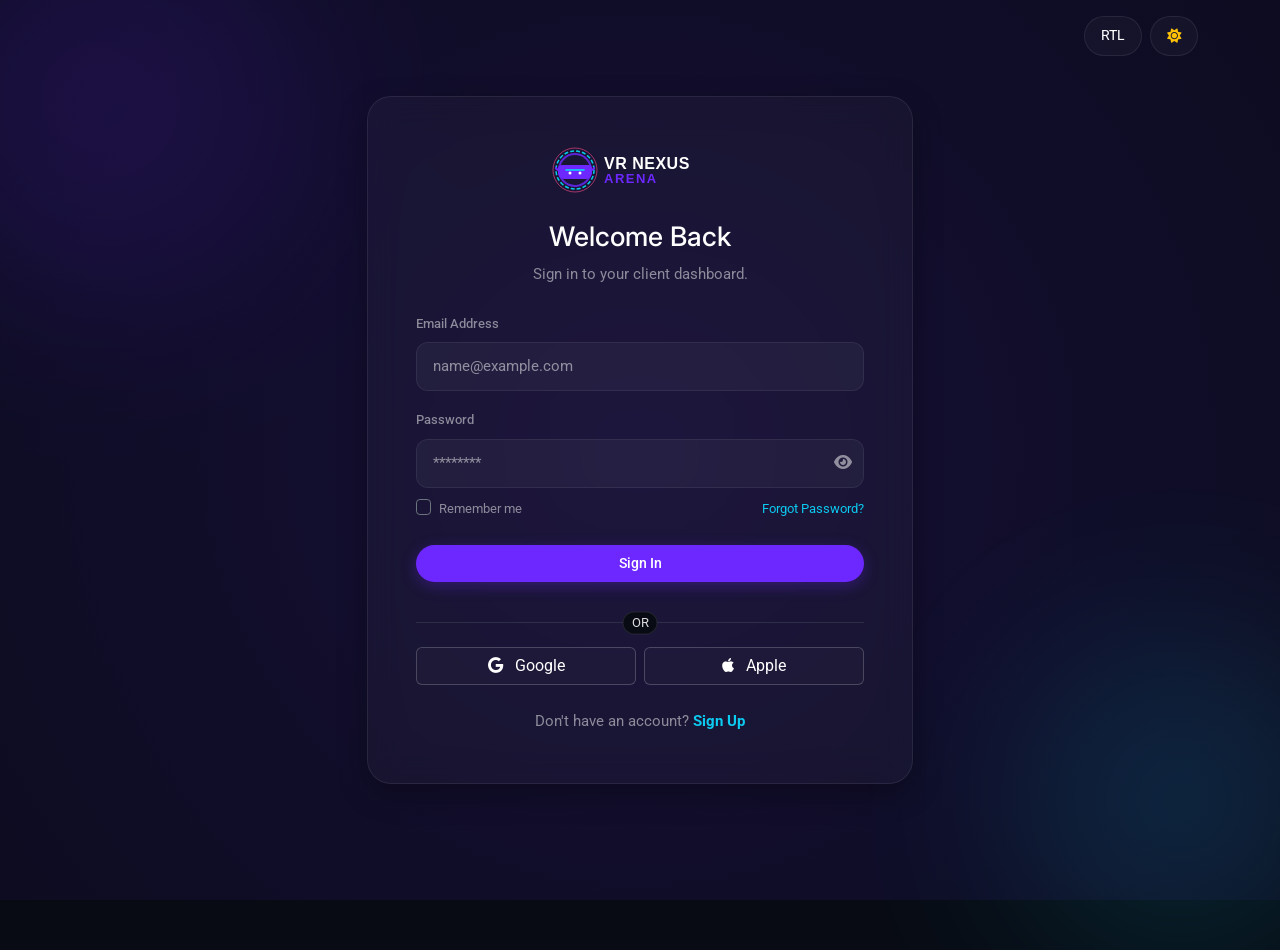
<file: login.html>
<!DOCTYPE html>
<html lang="en">
<head>
    <meta charset="UTF-8">
    <meta name="viewport" content="width=device-width, initial-scale=1.0">
    <title>VR Nexus Arena | Login</title>
    <meta name="description" content="Sign in to your VR Nexus Arena dashboard to manage bookings and active membership levels.">
    
    <!-- Bootstrap 5 CSS -->
    <link href="https://cdn.jsdelivr.net/npm/bootstrap@5.3.2/dist/css/bootstrap.min.css" rel="stylesheet">
    
    <!-- Font Awesome -->
    <link rel="stylesheet" href="https://cdnjs.cloudflare.com/ajax/libs/font-awesome/6.4.2/css/all.min.css">
    
    <!-- Custom CSS -->
    <link rel="stylesheet" href="assets/css/style.css">
    <link rel="stylesheet" href="assets/css/dark-mode.css">
    <link rel="stylesheet" href="assets/css/rtl.css">
    
    <style>
        @media (min-width: 992px) {
            .auth-top-nav .container {
                align-items: center;
            }

            .auth-top-nav .nav-link {
                display: inline-flex;
                align-items: center;
                line-height: 1;
            }
        }

        .auth-divider-badge {
            background: rgba(8, 11, 20, 0.95) !important;
            color: rgba(255, 255, 255, 0.85) !important;
            border: 1px solid rgba(255, 255, 255, 0.1);
            border-radius: 999px;
        }
        .auth-social-btn {
            color: #ffffff !important;
            border-color: rgba(255, 255, 255, 0.2) !important;
            background: rgba(255, 255, 255, 0.02) !important;
            transition: var(--transition-smooth);
        }
        .auth-social-btn:hover {
            background: rgba(255, 255, 255, 0.08) !important;
        }
        body:not(.dark-mode) .auth-divider-badge {
            background: #ffffff !important;
            color: #0f172a !important;
            border-color: rgba(15, 23, 42, 0.1);
        }
        body:not(.dark-mode) .auth-social-btn {
            color: #0f172a !important;
            border-color: rgba(15, 23, 42, 0.2) !important;
            background: rgba(15, 23, 42, 0.02) !important;
        }
        body:not(.dark-mode) .auth-social-btn:hover {
            background: rgba(15, 23, 42, 0.06) !important;
        }

        body.hero-section {
            background-color: var(--theme-bg);
            overflow-y: auto;
            overflow-x: hidden;
        }

        body.dark-mode.hero-section .hero-overlay {
            background: radial-gradient(circle, rgba(109,40,255,0.1) 0%, rgba(8,11,20,0.98) 100%) !important;
        }

        body:not(.dark-mode).hero-section .hero-overlay {
            background: radial-gradient(circle, rgba(109,40,255,0.06) 0%, rgba(248,250,252,0.98) 100%) !important;
        }

        body.dark-mode.hero-section .glow-orb.orb-1 {
            background: var(--primary-color);
            opacity: 0.15;
        }
        body.dark-mode.hero-section .glow-orb.orb-2 {
            background: var(--secondary-color);
            opacity: 0.15;
        }

        body:not(.dark-mode).hero-section .glow-orb.orb-1 {
            background: rgba(109,40,255,0.12);
            opacity: 0.08;
        }
        body:not(.dark-mode).hero-section .glow-orb.orb-2 {
            background: rgba(0, 229, 255, 0.12);
            opacity: 0.08;
        }

        @media (max-width: 767.98px) {
            body.hero-section {
                padding: 80px 0 2rem !important;
            }

            body.hero-section .back-to-top {
                display: none !important;
            }
        }

        /* Link hover styling */
        a.text-info {
            transition: var(--transition-smooth);
        }
        a.text-info:hover {
            color: var(--secondary-color) !important;
            text-decoration: underline !important;
            text-shadow: 0 0 8px rgba(0, 229, 255, 0.4);
        }
        body:not(.dark-mode) a.text-info:hover {
            color: var(--primary-color) !important;
            text-shadow: none;
        }
    </style>
    <link rel="icon" type="image/svg+xml" href="data:image/svg+xml,%3Csvg xmlns='http://www.w3.org/2000/svg' viewBox='0 0 64 64'%3E%3Crect width='64' height='64' rx='12' fill='%23080B14'/%3E%3Ccircle cx='32' cy='32' r='20' fill='none' stroke='%2300E5FF' stroke-width='2'/%3E%3Cpath d='M18 26h28a2 2 0 0 1 2 2v6a4 4 0 0 1-4 4H22a4 4 0 0 1-4-4v-6a2 2 0 0 1 2-2z' fill='%236D28FF'/%3E%3C/svg%3E">
</head>
<body class="dark-mode hero-section" style="background-image: none !important; min-height: 100vh; display: block; padding: 72px 0 36px 0; overflow-y: auto; overflow-x: hidden;">

    <div class="hero-overlay" style="background: radial-gradient(circle, rgba(109,40,255,0.1) 0%, rgba(8,11,20,0.98) 100%);"></div>
    <div class="glow-orb orb-1"></div>
    <div class="glow-orb orb-2"></div>
    
    <!-- Top Nav Minimal -->
    <nav class="navbar navbar-expand-lg fixed-top py-3 auth-top-nav" style="z-index: 10;">
        <div class="container d-flex justify-content-end gap-2">
            <a href="#" id="rtl-toggle" class="topbar-action px-3" aria-label="Toggle RTL">RTL</a>
            <a href="#" id="theme-toggle" class="topbar-action px-3" aria-label="Toggle theme"><i class="fa-solid fa-moon"></i></a>
        </div>
    </nav>

    <div class="container position-relative z-2 pt-4 pb-5">
        <div class="row justify-content-center align-items-center">
            <div class="col-12 col-sm-10 col-md-8 col-lg-7 col-xl-6 fade-up">
                <div class="glass-card p-5 text-center" style="width: min(100%, 42rem); margin: 0 auto; overflow-x: hidden;">
                    <a class="navbar-brand d-inline-block mb-4" href="index.html">
                        <!-- SVG LOGO -->
                        <svg xmlns="http://www.w3.org/2000/svg" viewBox="0 0 180 50" width="180" height="50" style="display: inline-block; vertical-align: middle;">
                          <circle cx="25" cy="25" r="16" fill="none" class="logo-ring-1" stroke-width="2" opacity="0.8" />
                          <circle cx="25" cy="25" r="19" fill="none" class="logo-ring-2" stroke-width="1.5" stroke-dasharray="4 2" opacity="0.9" />
                          <circle cx="25" cy="25" r="22" fill="none" class="logo-ring-3" stroke-width="1" opacity="0.6" />
                          <path d="M12 21h26a3 3 0 0 1 3 3v4a5 5 0 0 1-5 5H14a5 5 0 0 1-5-5v-4a3 3 0 0 1 3-3z" class="logo-visor" stroke-width="2" />
                          <path d="M16 25h18" class="logo-visor-accent" stroke-width="1.5" stroke-linecap="round" />
                          <circle cx="20" cy="28" r="1.5" class="logo-visor-dot" />
                          <circle cx="30" cy="28" r="1.5" class="logo-visor-dot" />
                          <path d="M9 25c-2 0-3-1-3-3" fill="none" class="logo-ring-1" stroke-width="2" />
                          <path d="M41 25c2 0 3-1 3-3" fill="none" class="logo-ring-1" stroke-width="2" />
                          <text class="logo-text-primary" x="54" y="24" font-family="'Sora', sans-serif" font-size="16" font-weight="800" letter-spacing="0.5">VR NEXUS</text>
                          <text class="logo-text-secondary" x="54" y="38" font-family="'Outfit', sans-serif" font-size="13" font-weight="600" letter-spacing="1.5">ARENA</text>
                        </svg>
                    </a>
                    <h4 class="mb-2 text-white" style="font-family: var(--font-heading);">Welcome Back</h4>
                    <p class="text-white-50 mb-4 small">Sign in to your client dashboard.</p>
                    
                    <form action="dashboard.html" method="get">
                        <div class="mb-3 text-start">
                            <label class="form-label text-white-50 small">Email Address</label>
                            <input type="email" class="form-control bg-transparent text-white border-secondary shadow-none" placeholder="name@example.com" required>
                        </div>
                        <div class="mb-4 text-start position-relative">
                            <label class="form-label text-white-50 small">Password</label>
                            <div class="position-relative">
                                <input type="password" id="passwordInput" class="form-control bg-transparent text-white border-secondary shadow-none pe-5" placeholder="********" required>
                                <button type="button" class="btn btn-link text-white-50 position-absolute top-50 end-0 translate-middle-y border-0 bg-transparent shadow-none" id="togglePassword" style="z-index: 10; padding-right: 0.75rem;">
                                    <i class="fa-solid fa-eye"></i>
                                </button>
                            </div>
                            <div class="d-flex justify-content-between align-items-center mt-2">
                                <div class="form-check m-0">
                                    <input class="form-check-input bg-transparent border-secondary shadow-none" type="checkbox" id="rememberMe">
                                    <label class="form-check-label text-white-50 small" for="rememberMe">Remember me</label>
                                </div>
                                <a href="#" class="text-decoration-none small text-info">Forgot Password?</a>
                            </div>
                        </div>
                        <button type="submit" class="btn btn-premium w-100 mb-4 py-2">Sign In</button>
                        
                        <div class="position-relative mb-4">
                            <hr class="border-secondary">
                            <span class="position-absolute top-50 start-50 translate-middle px-2 small text-white-50 auth-divider-badge">OR</span>
                        </div>
                        
                        <div class="d-flex gap-2 justify-content-center mb-4">
                            <button type="button" class="btn btn-outline-light w-100 auth-social-btn"><i class="fa-brands fa-google me-2"></i> Google</button>
                            <button type="button" class="btn btn-outline-light w-100 auth-social-btn"><i class="fa-brands fa-apple me-2"></i> Apple</button>
                        </div>
                        
                        <p class="text-white-50 small mb-0">Don't have an account? <a href="signup.html" class="text-decoration-none fw-bold text-info">Sign Up</a></p>
                    </form>
                </div>
            </div>
        </div>
    </div>

    <!-- Scripts -->
    <script src="https://cdn.jsdelivr.net/npm/bootstrap@5.3.2/dist/js/bootstrap.bundle.min.js"></script>
    <script src="https://cdnjs.cloudflare.com/ajax/libs/gsap/3.12.2/gsap.min.js"></script>
    <script src="assets/js/main.js"></script>
    <script>
        document.addEventListener('DOMContentLoaded', function () {
            const togglePassword = document.getElementById('togglePassword');
            const passwordInput = document.getElementById('passwordInput');
            if (togglePassword && passwordInput) {
                togglePassword.addEventListener('click', function () {
                    const type = passwordInput.getAttribute('type') === 'password' ? 'text' : 'password';
                    passwordInput.setAttribute('type', type);
                    const icon = this.querySelector('i');
                    icon.classList.toggle('fa-eye');
                    icon.classList.toggle('fa-eye-slash');
                });
            }
        });
    </script>
</body>
</html>
</file>
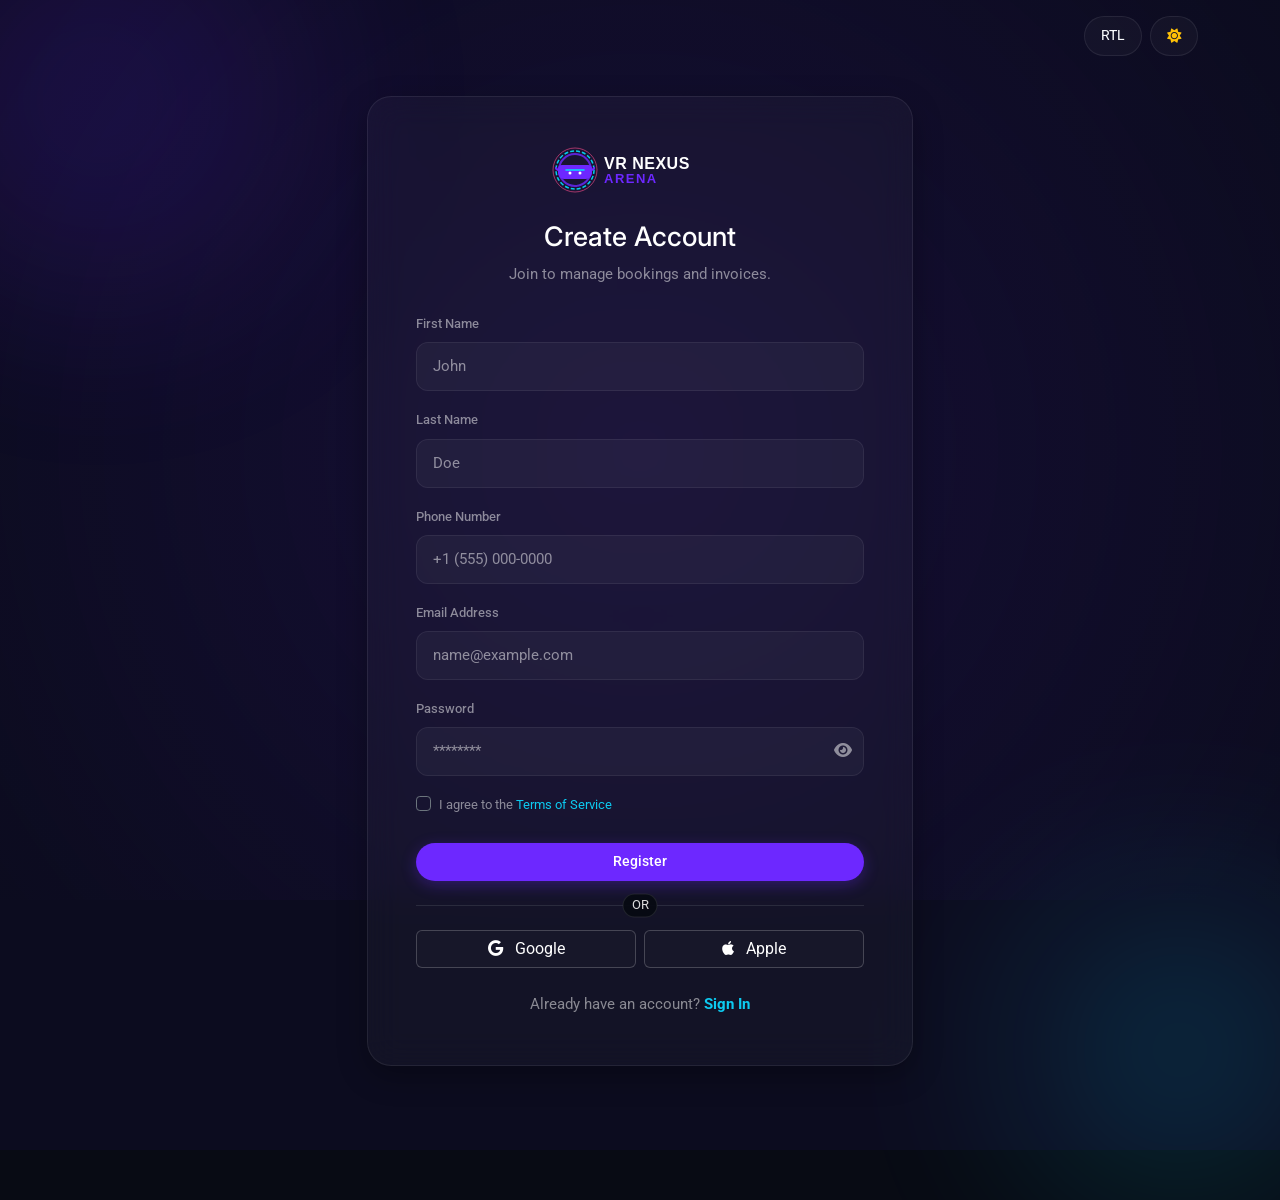
<file: signup.html>
<!DOCTYPE html>
<html lang="en">
<head>
    <meta charset="UTF-8">
    <meta name="viewport" content="width=device-width, initial-scale=1.0">
    <title>VR Nexus Arena | Sign Up</title>
    <meta name="description" content="Create a VR Nexus Arena account to join regional esports tournaments and save booking presets.">
    
    <!-- Bootstrap 5 CSS -->
    <link href="https://cdn.jsdelivr.net/npm/bootstrap@5.3.2/dist/css/bootstrap.min.css" rel="stylesheet">
    
    <!-- Font Awesome -->
    <link rel="stylesheet" href="https://cdnjs.cloudflare.com/ajax/libs/font-awesome/6.4.2/css/all.min.css">
    
    <!-- Custom CSS -->
    <link rel="stylesheet" href="assets/css/style.css">
    <link rel="stylesheet" href="assets/css/dark-mode.css">
    <link rel="stylesheet" href="assets/css/rtl.css">
    
    <style>
        body.hero-section {
            overflow-y: auto;
            overflow-x: hidden;
        }

        .auth-divider-badge {
            background: rgba(8, 11, 20, 0.95) !important;
            color: rgba(255, 255, 255, 0.85) !important;
            border: 1px solid rgba(255, 255, 255, 0.1);
            border-radius: 999px;
        }
        .auth-social-btn {
            color: #ffffff !important;
            border-color: rgba(255, 255, 255, 0.2) !important;
            background: rgba(255, 255, 255, 0.02) !important;
            transition: var(--transition-smooth);
        }
        .auth-social-btn:hover {
            background: rgba(255, 255, 255, 0.08) !important;
        }
        body:not(.dark-mode) .auth-divider-badge {
            background: #ffffff !important;
            color: #0f172a !important;
            border-color: rgba(15, 23, 42, 0.1);
        }
        body:not(.dark-mode) .auth-social-btn {
            color: #0f172a !important;
            border-color: rgba(15, 23, 42, 0.2) !important;
            background: rgba(15, 23, 42, 0.02) !important;
        }
        body:not(.dark-mode) .auth-social-btn:hover {
            background: rgba(15, 23, 42, 0.06) !important;
        }
        @media (max-width: 767.98px) {
            body.hero-section {
                padding: 80px 0 2rem !important;
            }

            body.hero-section .back-to-top {
                display: none !important;
            }
        }

        .hero-overlay {
            position: fixed !important;
        }

        body.dark-mode.hero-section .hero-overlay {
            background: radial-gradient(circle, rgba(109,40,255,0.1) 0%, rgba(8,11,20,0.98) 100%) !important;
        }

        body:not(.dark-mode).hero-section .hero-overlay {
            background: radial-gradient(circle, rgba(109,40,255,0.06) 0%, rgba(248,250,252,0.98) 100%) !important;
        }

        body.dark-mode.hero-section .glow-orb.orb-1 {
            background: var(--primary-color);
            opacity: 0.15;
        }
        body.dark-mode.hero-section .glow-orb.orb-2 {
            background: var(--secondary-color);
            opacity: 0.15;
        }

        body:not(.dark-mode).hero-section .glow-orb.orb-1 {
            background: rgba(109,40,255,0.12);
            opacity: 0.08;
        }
        body:not(.dark-mode).hero-section .glow-orb.orb-2 {
            background: rgba(0, 229, 255, 0.12);
            opacity: 0.08;
        }

        /* Link hover styling */
        a.text-info {
            transition: var(--transition-smooth);
        }
        a.text-info:hover {
            color: var(--secondary-color) !important;
            text-decoration: underline !important;
            text-shadow: 0 0 8px rgba(0, 229, 255, 0.4);
        }
        body:not(.dark-mode) a.text-info:hover {
            color: var(--primary-color) !important;
            text-shadow: none;
        }
    </style>
    <link rel="icon" type="image/svg+xml" href="data:image/svg+xml,%3Csvg xmlns='http://www.w3.org/2000/svg' viewBox='0 0 64 64'%3E%3Crect width='64' height='64' rx='12' fill='%23080B14'/%3E%3Ccircle cx='32' cy='32' r='20' fill='none' stroke='%2300E5FF' stroke-width='2'/%3E%3Cpath d='M18 26h28a2 2 0 0 1 2 2v6a4 4 0 0 1-4 4H22a4 4 0 0 1-4-4v-6a2 2 0 0 1 2-2z' fill='%236D28FF'/%3E%3C/svg%3E">
</head>
<body class="dark-mode hero-section" style="background-image: none !important; min-height: 100vh; display: block; padding: 72px 0 36px 0; overflow-y: auto; overflow-x: hidden;">

    <div class="hero-overlay" style="background: radial-gradient(circle, rgba(109,40,255,0.1) 0%, rgba(8,11,20,0.98) 100%);"></div>
    <div class="glow-orb orb-1"></div>
    <div class="glow-orb orb-2"></div>
    
    <!-- Top Nav Minimal -->
    <nav class="navbar navbar-expand-lg fixed-top py-3" style="z-index: 10;">
        <div class="container d-flex justify-content-end gap-2">
            <a href="#" id="rtl-toggle" class="topbar-action px-3" aria-label="Toggle RTL">RTL</a>
            <a href="#" id="theme-toggle" class="topbar-action px-3" aria-label="Toggle theme"><i class="fa-solid fa-moon"></i></a>
        </div>
    </nav>

    <div class="container position-relative z-2 pt-4 pb-5">
        <div class="row justify-content-center align-items-center">
            <div class="col-12 col-md-8 col-lg-6 fade-up">
                <div class="glass-card p-4 p-md-5" style="width: min(100%, 38rem); margin: 0 auto; overflow-x: hidden;">
                    <div class="text-center">
                        <a class="navbar-brand d-inline-block mb-4" href="index.html">
                            <!-- SVG LOGO -->
                            <svg xmlns="http://www.w3.org/2000/svg" viewBox="0 0 180 50" width="180" height="50" style="display: inline-block; vertical-align: middle;">
                              <circle cx="25" cy="25" r="16" fill="none" class="logo-ring-1" stroke-width="2" opacity="0.8" />
                              <circle cx="25" cy="25" r="19" fill="none" class="logo-ring-2" stroke-width="1.5" stroke-dasharray="4 2" opacity="0.9" />
                              <circle cx="25" cy="25" r="22" fill="none" class="logo-ring-3" stroke-width="1" opacity="0.6" />
                              <path d="M12 21h26a3 3 0 0 1 3 3v4a5 5 0 0 1-5 5H14a5 5 0 0 1-5-5v-4a3 3 0 0 1 3-3z" class="logo-visor" stroke-width="2" />
                              <path d="M16 25h18" class="logo-visor-accent" stroke-width="1.5" stroke-linecap="round" />
                              <circle cx="20" cy="28" r="1.5" class="logo-visor-dot" />
                              <circle cx="30" cy="28" r="1.5" class="logo-visor-dot" />
                              <path d="M9 25c-2 0-3-1-3-3" fill="none" class="logo-ring-1" stroke-width="2" />
                              <path d="M41 25c2 0 3-1 3-3" fill="none" class="logo-ring-1" stroke-width="2" />
                              <text class="logo-text-primary" x="54" y="24" font-family="'Sora', sans-serif" font-size="16" font-weight="800" letter-spacing="0.5">VR NEXUS</text>
                              <text class="logo-text-secondary" x="54" y="38" font-family="'Outfit', sans-serif" font-size="13" font-weight="600" letter-spacing="1.5">ARENA</text>
                            </svg>
                        </a>
                        <h4 class="mb-2 text-white" style="font-family: var(--font-heading);">Create Account</h4>
                        <p class="text-white-50 mb-4 small">Join to manage bookings and invoices.</p>
                    </div>
                    
                    <form action="dashboard.html" method="get">
                        <div class="row g-3 text-start">
                            <div class="col-12">
                                <label class="form-label text-white-50 small">First Name</label>
                                <input type="text" class="form-control bg-transparent text-white border-secondary shadow-none" placeholder="John" required>
                            </div>
                            <div class="col-12">
                                <label class="form-label text-white-50 small">Last Name</label>
                                <input type="text" class="form-control bg-transparent text-white border-secondary shadow-none" placeholder="Doe" required>
                            </div>
                            <div class="col-12">
                                <label class="form-label text-white-50 small">Phone Number</label>
                                <input type="tel" class="form-control bg-transparent text-white border-secondary shadow-none" placeholder="+1 (555) 000-0000" required>
                            </div>
                            <div class="col-12">
                                <label class="form-label text-white-50 small">Email Address</label>
                                <input type="email" class="form-control bg-transparent text-white border-secondary shadow-none" placeholder="name@example.com" required>
                            </div>
                            <div class="col-12">
                                <label class="form-label text-white-50 small">Password</label>
                                <div class="position-relative">
                                    <input type="password" id="passwordInput" class="form-control bg-transparent text-white border-secondary shadow-none pe-5" placeholder="********" required>
                                    <button type="button" class="btn btn-link text-white-50 position-absolute top-50 end-0 translate-middle-y border-0 bg-transparent shadow-none" id="togglePassword" style="z-index: 10; padding-right: 0.75rem;">
                                        <i class="fa-solid fa-eye"></i>
                                    </button>
                                </div>
                            </div>
                            <div class="col-12">
                                <div class="form-check text-start">
                                    <input class="form-check-input bg-transparent border-secondary shadow-none" type="checkbox" id="terms" required>
                                    <label class="form-check-label text-white-50 small" for="terms">
                                        I agree to the <a href="terms.html" class="text-info text-decoration-none">Terms of Service</a>
                                    </label>
                                </div>
                            </div>
                            <div class="col-12 mt-4">
                                <button type="submit" class="btn btn-premium w-100 py-2">Register</button>
                            </div>
                        </div>
                        
                        <div class="position-relative my-4">
                            <hr class="border-secondary">
                            <span class="position-absolute top-50 start-50 translate-middle px-2 small text-white-50 auth-divider-badge">OR</span>
                        </div>
                        
                        <div class="d-flex gap-2 justify-content-center mb-4">
                            <button type="button" class="btn btn-outline-light w-100 auth-social-btn"><i class="fa-brands fa-google me-2"></i> Google</button>
                            <button type="button" class="btn btn-outline-light w-100 auth-social-btn"><i class="fa-brands fa-apple me-2"></i> Apple</button>
                        </div>
                        
                        <p class="text-center text-white-50 small mb-0">Already have an account? <a href="login.html" class="text-decoration-none fw-bold text-info">Sign In</a></p>
                    </form>
                </div>
            </div>
        </div>
    </div>

    <!-- Scripts -->
    <script src="https://cdn.jsdelivr.net/npm/bootstrap@5.3.2/dist/js/bootstrap.bundle.min.js"></script>
    <script src="https://cdnjs.cloudflare.com/ajax/libs/gsap/3.12.2/gsap.min.js"></script>
    <script src="assets/js/main.js"></script>
    <script>
        document.addEventListener('DOMContentLoaded', function () {
            const togglePassword = document.getElementById('togglePassword');
            const passwordInput = document.getElementById('passwordInput');
            if (togglePassword && passwordInput) {
                togglePassword.addEventListener('click', function () {
                    const type = passwordInput.getAttribute('type') === 'password' ? 'text' : 'password';
                    passwordInput.setAttribute('type', type);
                    const icon = this.querySelector('i');
                    icon.classList.toggle('fa-eye');
                    icon.classList.toggle('fa-eye-slash');
                });
            }
        });
    </script>
</body>
</html>
</file>
<file: assets/css/style.css>
@import url('https://fonts.googleapis.com/css2?family=Inter:wght@400;500;600;700&family=Roboto:wght@400;500;700&display=swap');

:root {
  /* ── Brand Palette ── */
  --primary-color:    #6D28FF;
  --secondary-color:  #00E5FF;
  --accent-color:     #FF4D8D;

  /* ── Theme Surfaces ── */
  --dark-bg:     #080B14;
  --light-bg:    #F8FAFC;
  --dark-card:   rgba(255, 255, 255, 0.03);
  --light-card:  rgba(0, 0, 0, 0.02);
  --dark-border: rgba(255, 255, 255, 0.08);
  --light-border:rgba(0, 0, 0, 0.06);

  /* ── Font Families ── */
  --font-heading: 'Inter', sans-serif;
  --font-body:    'Roboto', sans-serif;
  --font-alt:     'Roboto', sans-serif;

  /* ── Transitions ── */
  --transition-smooth: all 0.3s cubic-bezier(0.4, 0, 0.2, 1);

  /* ── Dynamic Theme Tokens ── */
  --theme-bg:         var(--light-bg);
  --theme-text:       #1E293B;
  --theme-card:       var(--light-card);
  --theme-border:     var(--light-border);
  --text-muted-color: #64748B;

  /* ══════════════════════════════════════════
     GLOBAL TYPOGRAPHY SCALE
     ══════════════════════════════════════════ */

  /* Fluid font sizes */
  --fs-h1:   clamp(3rem,   5vw,   4rem);
  --fs-h2:   clamp(2.25rem, 3.5vw, 3rem);
  --fs-h3:   clamp(1.8rem,  2.8vw, 2.4rem);
  --fs-h4:   clamp(1.4rem,  2.1vw, 1.8rem);
  --fs-h5:   clamp(1.15rem, 1.6vw, 1.45rem);
  --fs-h6:   clamp(1rem,    1.2vw, 1.2rem);
  --fs-lead: clamp(1.1rem, 1.5vw, 1.5rem);
  --fs-body: clamp(0.9rem, 1.2vw, 1.2rem);
  --fs-btn:  clamp(0.9rem, 1vw,   1.2rem);
  --fs-nav:  clamp(0.9rem, 1vw,   1.2rem);
  --fs-sm:   clamp(0.75rem,1vw,   1rem);

  /* Font weights */
  --fw-h1:   580;
  --fw-h2:   540;
  --fw-h3:   520;
  --fw-h4:   500;
  --fw-h5:   500;
  --fw-h6:   500;
  --fw-body: 420;
  --fw-lead: 470;
  --fw-btn:  510;
  --fw-nav:  470;
  --fw-sm:   400;

  /* Line heights */
  --lh-heading: 1.15;
  --lh-body:    1.65;

  /* Letter spacing */
  --ls-heading: -0.02em;
}

/* ═══ BASE ELEMENT TYPOGRAPHY ═══ */
body {
  background-color: var(--theme-bg);
  color:            var(--theme-text);
  font-family:      var(--font-body);
  font-size:        var(--fs-body);
  font-weight:      var(--fw-body);
  line-height:      var(--lh-body);
  transition:       var(--transition-smooth);
  overflow-x: hidden;
}

h1 {
  font-family:    var(--font-heading);
  font-size:      var(--fs-h1);
  font-weight:    var(--fw-h1);
  line-height:    var(--lh-heading);
  letter-spacing: var(--ls-heading);
}
h2 {
  font-family:    var(--font-heading);
  font-size:      var(--fs-h2);
  font-weight:    var(--fw-h2);
  line-height:    var(--lh-heading);
  letter-spacing: var(--ls-heading);
}
h3 {
  font-family:    var(--font-heading);
  font-size:      var(--fs-h3);
  font-weight:    var(--fw-h3);
  line-height:    var(--lh-heading);
  letter-spacing: var(--ls-heading);
}
h4 {
  font-family: var(--font-heading);
  font-size:   var(--fs-h4);
  font-weight: var(--fw-h4);
  line-height: 1.3;
}
h5 {
  font-family: var(--font-heading);
  font-size:   var(--fs-h5);
  font-weight: var(--fw-h5);
  line-height: 1.35;
}
h6 {
  font-family: var(--font-heading);
  font-size:   var(--fs-h6);
  font-weight: var(--fw-h6);
  line-height: 1.4;
}

p {
  font-family: var(--font-body);
  font-size:   var(--fs-body);
  font-weight: var(--fw-body);
  line-height: var(--lh-body);
}

.lead {
  font-family: var(--font-alt);
  font-size:   var(--fs-lead);
  font-weight: var(--fw-lead);
  line-height: 1.5;
}

small, .small {
  font-size:   var(--fs-sm);
  font-weight: var(--fw-sm);
}

strong, b { font-weight: 500; }

label, .form-label {
  font-family: var(--font-alt);
  font-size:   var(--fs-sm);
  font-weight: var(--fw-nav);
}

/* Navbar Customization */
.navbar-custom {
  background: rgba(248, 250, 252, 0.8);
  backdrop-filter: blur(12px);
  border-bottom: 1px solid var(--theme-border);
  transition: var(--transition-smooth);
  z-index: 1030;
}

.navbar-brand {
  font-weight: 800;
  letter-spacing: 0.5px;
}

.navbar-brand svg {
  fill: none;
}

.logo-ring-1 { stroke: var(--primary-color); }
.logo-ring-2 { stroke: var(--secondary-color); }
.logo-ring-3 { stroke: var(--accent-color); }
.logo-visor { fill: var(--primary-color); stroke: var(--primary-color); }
.logo-visor-accent { stroke: var(--secondary-color); }
.logo-visor-dot { fill: #fff; }
.logo-text-primary { fill: var(--theme-text); }
.logo-text-secondary { fill: var(--primary-color); }

.nav-link {
  font-family: var(--font-alt);
  font-size:   var(--fs-nav);
  font-weight: var(--fw-nav);
  color: var(--theme-text);
  padding: 0.5rem 1rem !important;
  transition: var(--transition-smooth);
  white-space: nowrap;
}

.nav-link:hover, .nav-link.active {
  color: var(--primary-color) !important;
}

.navbar-toggler {
  color: var(--theme-text);
  display: inline-flex;
  align-items: center;
  justify-content: center;
  margin-left: auto;
  position: relative;
  z-index: 1032;
  width: 2.75rem;
  height: 2.75rem;
  padding: 0;
  line-height: 1;
  border-radius: 999px;
  border: 1px solid rgba(109, 40, 255, 0.16);
  background: rgba(109, 40, 255, 0.08);
  box-shadow: 0 8px 20px rgba(109, 40, 255, 0.12);
}

.navbar-toggler i {
  position: relative;
  display: block;
  width: 1.5rem;
  height: 1.125rem;
  color: inherit;
  font-size: 0;
  line-height: 0;
}

.navbar-toggler i.fa-bars::before {
  content: '';
  position: absolute;
  left: 0;
  top: 0;
  width: 100%;
  height: 2px;
  border-radius: 999px;
  background: currentColor;
  box-shadow: 0 7px 0 currentColor, 0 14px 0 currentColor;
}

body.dark-mode .navbar-toggler {
  color: #F8FAFC;
  border-color: rgba(255, 255, 255, 0.12);
  background: rgba(255, 255, 255, 0.06);
}

body:not(.dark-mode) .navbar-toggler {
  color: var(--theme-text);
}

.offcanvas {
  background: var(--theme-bg) !important;
  width: min(88vw, 380px);
  max-width: 100vw;
  height: 100vh;
  overflow-y: auto;
  overflow-x: hidden;
  -webkit-overflow-scrolling: touch;
  z-index: 1045;
}

.offcanvas .offcanvas-body {
  padding: 1rem 1.25rem 1.5rem;
}

.offcanvas .navbar-nav {
  width: 100%;
  flex-direction: column;
  align-items: stretch;
  gap: 0.35rem;
}

.offcanvas .nav-item {
  width: 100%;
}

.offcanvas .nav-link {
  min-height: 44px;
  width: 100%;
  padding: 0.85rem 0.5rem !important;
  display: flex;
  align-items: center;
}

.offcanvas .btn-premium {
  min-height: 44px;
  width: 100%;
  justify-content: center;
}

.offcanvas .nav-item.ms-xl-3 {
  margin-left: 0 !important;
}

.offcanvas .nav-item.d-flex {
  width: 100%;
  flex-wrap: wrap;
  justify-content: flex-start !important;
  gap: 0.75rem;
}

.offcanvas .nav-item.d-flex .nav-link {
  width: auto;
  min-height: 44px;
  padding: 0 !important;
}

/* ═══ Premium Buttons ═══ */
.btn-premium {
  background: var(--primary-color);
  color: #fff;
  border: none;
  font-family: var(--font-alt);
  font-size:   var(--fs-btn);
  font-weight: var(--fw-btn);
  border-radius: 30px;
  padding: 0.6rem 1.5rem;
  transition: var(--transition-smooth);
  box-shadow: 0 4px 15px rgba(109, 40, 255, 0.3);
  white-space: nowrap;
}

.btn-premium:hover {
  transform: translateY(-2px);
  box-shadow: 0 6px 20px rgba(255, 77, 141, 0.4);
}

.btn-outline-premium {
  background: transparent;
  color: var(--primary-color) !important;
  border: 2px solid var(--primary-color);
  font-family: var(--font-alt);
  font-size:   var(--fs-btn);
  font-weight: var(--fw-btn);
  border-radius: 30px;
  padding: 0.5rem 1.4rem;
  transition: var(--transition-smooth);
  white-space: nowrap;
}

.btn-outline-premium:hover {
  background: var(--primary-color);
  color: #fff !important;
  transform: translateY(-2px);
}

/* Hero Section style */
.hero-section {
  position: relative;
  min-height: 90vh;
  display: flex;
  align-items: center;
  padding: 120px 0 80px 0;
  background-color: var(--theme-bg);
  overflow: hidden;
}

.hero-section::before {
  content: "";
  position: absolute;
  top: 0; left: 0; right: 0; bottom: 0;
  background: var(--primary-color);
  opacity: 0.05;
  z-index: 1;
}

.hero-overlay {
  position: absolute;
  top: 0; left: 0; right: 0; bottom: 0;
  background: rgba(109, 40, 255, 0.05);
  pointer-events: none;
}

.glow-orb {
  position: absolute;
  border-radius: 50%;
  filter: blur(100px);
  opacity: 0.15;
  pointer-events: none;
}

.orb-1 { width: 400px; height: 400px; background: var(--primary-color); top: -100px; left: -100px; }
.orb-2 { width: 300px; height: 300px; background: var(--secondary-color); bottom: -50px; right: -50px; }
.orb-3 { width: 250px; height: 250px; background: var(--accent-color); top: 40%; left: 50%; }

.hero-title {
  font-family:    var(--font-heading);
  font-size:      var(--fs-h1);
  font-weight:    var(--fw-h1);
  line-height:    var(--lh-heading);
  letter-spacing: var(--ls-heading);
}

/* Glassmorphism Cards */
.glass-card {
  background: var(--theme-card);
  border: 1px solid var(--theme-border);
  backdrop-filter: blur(16px);
  border-radius: 24px;
  box-shadow: 0 10px 30px rgba(0,0,0,0.05);
  transition: var(--transition-smooth);
}

.glass-card:hover {
  transform: translateY(-5px);
  box-shadow: 0 15px 35px rgba(0,0,0,0.08);
  border-color: rgba(109, 40, 255, 0.2);
}

/* Section Padding & Titles */
.section-padding {
  padding: 100px 0;
}

/* Theme-aligned section backgrounds */
body:not(.dark-mode) section,
body:not(.dark-mode) header.position-relative,
body:not(.dark-mode) .section-padding,
body:not(.dark-mode) .bg-light,
body:not(.dark-mode) .bg-dark {
  background: var(--light-bg) !important;
}

.section-title {
  font-family:    var(--font-heading);
  font-size:      var(--fs-h2);
  font-weight:    500;
  line-height:    var(--lh-heading);
  letter-spacing: var(--ls-heading);
  margin-bottom: 1.5rem;
}

/* Footer layout */
.footer {
  background: var(--theme-bg);
  border-top: 1px solid var(--theme-border);
  padding: 80px 0 40px 0;
}

.footer-title {
  font-size: 1.1rem;
  font-weight: 700;
  margin-bottom: 1.5rem;
  text-transform: uppercase;
  letter-spacing: 1px;
}

.footer-link {
  display: block;
  color: var(--text-muted-color);
  text-decoration: none;
  margin-bottom: 0.8rem;
  transition: var(--transition-smooth);
}

.footer-link:hover {
  color: var(--primary-color);
  padding-left: 5px;
}

/* Back to top scroll button */
.back-to-top {
  position: fixed;
  bottom: 30px;
  right: -60px;
  width: 50px;
  height: 50px;
  border-radius: 50%;
  background: var(--primary-color);
  color: #fff;
  border: none;
  cursor: pointer;
  display: flex;
  align-items: center;
  justify-content: center;
  font-size: 1.2rem;
  z-index: 999;
  transition: var(--transition-smooth);
  box-shadow: 0 4px 15px rgba(0, 0, 0, 0.2);
}

.back-to-top.show {
  right: 30px;
}

.back-to-top:hover {
  background: var(--accent-color);
  transform: translateY(-3px);
}

/* Modal styling */
.modal-content.glass-card {
  border-color: var(--primary-color);
  border-radius: 28px;
}

/* Offcanvas custom classes */
.offcanvas {
  background: var(--theme-bg) !important;
}

@media (min-width: 1200px) {
  .navbar .navbar-toggler {
    display: none !important;
  }

  .navbar .offcanvas {
    position: static !important;
    transform: none !important;
    visibility: visible !important;
    width: auto !important;
    max-width: none !important;
    height: auto !important;
    overflow: visible !important;
    background: transparent !important;
    border: 0 !important;
    box-shadow: none !important;
    z-index: auto !important;
    display: flex !important;
    flex-basis: auto;
    align-items: center;
  }

  .navbar .offcanvas-header {
    display: none !important;
  }

  .navbar .offcanvas-body {
    padding: 0 !important;
    display: flex;
    align-items: center;
    justify-content: flex-end;
    overflow: visible !important;
  }

  .navbar .offcanvas .navbar-nav {
    width: auto;
    flex-direction: row;
    align-items: center;
    gap: 0.85rem;
  }

  .navbar .offcanvas .nav-item {
    width: auto;
  }

  .navbar .offcanvas .nav-link {
    width: auto;
    min-height: auto;
    padding: 0.5rem 1rem !important;
  }

  .navbar .offcanvas .btn-premium {
    width: auto;
    min-height: auto;
    display: inline-flex;
    align-items: center;
    justify-content: center;
    line-height: 1;
  }

  .navbar .offcanvas .nav-item.d-flex {
    width: auto;
    align-items: center;
    flex-wrap: nowrap;
    justify-content: center !important;
    gap: 1rem !important;
  }

  .navbar .offcanvas .nav-item.d-flex .nav-link {
    padding: 0 !important;
    display: inline-flex;
    align-items: center;
    justify-content: center;
    line-height: 1;
  }
}

/* General inputs styling */
.form-control {
  border-radius: 12px;
  padding: 0.75rem 1rem;
}

/* Swiper custom overrides */
.swiper-pagination-bullet-active {
  background: var(--primary-color) !important;
  width: 20px !important;
  border-radius: 10px !important;
}

/* Booking Modal styling details */
.experience-option {
  border: 2px solid rgba(255,255,255,0.1);
  border-radius: 16px;
  cursor: pointer;
  transition: var(--transition-smooth);
}
.experience-option:hover {
  border-color: var(--primary-color);
  transform: translateY(-2px);
}

.time-slot-btn {
  border: 1px solid var(--theme-border);
  border-radius: 10px;
  padding: 0.5rem 1rem;
  cursor: pointer;
  transition: var(--transition-smooth);
}
.time-slot-btn:hover {
  border-color: var(--primary-color);
}

.booking-step {
  opacity: 0.5;
  transition: var(--transition-smooth);
}
.booking-step.active {
  opacity: 1;
}

.step-num {
  width: 32px;
  height: 32px;
  border-radius: 50%;
  display: flex;
  align-items: center;
  justify-content: center;
  font-weight: 700;
  transition: var(--transition-smooth);
}

/* ===================================================
   LIGHT MODE TEXT VISIBILITY FIXES
   text-white / text-white-50 are invisible on light
   backgrounds — override to dark readable colours.
   =================================================== */

body:not(.dark-mode) .text-white {
  color: #1E293B !important;
}

body:not(.dark-mode) .text-white-50 {
  color: #64748B !important;
}

/* Glass cards in light mode — readable border + bg */
body:not(.dark-mode) .glass-card {
  background: rgba(255, 255, 255, 0.85) !important;
  border-color: rgba(0, 0, 0, 0.07) !important;
}

/* Hero subtitles that use text-white-50 */
body:not(.dark-mode) .hero-section .lead,
body:not(.dark-mode) .hero-section p {
  color: rgba(30, 41, 59, 0.7) !important;
}

/* Dark inline bg panels in light mode */
body:not(.dark-mode) .bg-dark {
  background-color: #f1f5f9 !important;
}

body:not(.dark-mode) .p-3.rounded.bg-dark,
body:not(.dark-mode) .p-4.rounded.bg-dark {
  background-color: #f1f5f9 !important;
  border-color: #e2e8f0 !important;
}

/* Social icons in light mode footer */
body:not(.dark-mode) .footer .btn-outline-light {
  color: #1E293B !important;
  border-color: rgba(30, 41, 59, 0.2) !important;
}
body:not(.dark-mode) .footer .btn-outline-light:hover {
  background-color: #1E293B !important;
  color: #ffffff !important;
  border-color: #1E293B !important;
}

/* Dark tables in light mode */
body:not(.dark-mode) .table-dark {
  --bs-table-bg: #f8fafc;
  --bs-table-color: #1E293B;
  --bs-table-hover-bg: #f1f5f9;
  --bs-table-hover-color: #1E293B;
  color: #1E293B !important;
}

body:not(.dark-mode) .table-dark th,
body:not(.dark-mode) .table-dark td {
  border-color: #e2e8f0 !important;
  color: #1E293B !important;
}

body:not(.dark-mode) .table-hover tbody tr:hover td {
  background-color: #f1f5f9 !important;
  color: #1E293B !important;
}

/* ═══════════════════════════════════════════════════════
   COMPONENT TYPOGRAPHY — uses centralized variables
   Covers: footer, tables, forms, modals, cards, dashboard
   ═══════════════════════════════════════════════════════ */

/* Footer */
.footer-title {
  font-family: var(--font-heading);
  font-size:   var(--fs-h6);
  font-weight: var(--fw-h4);
  letter-spacing: 0.08em;
  text-transform: uppercase;
  margin-bottom: 1.5rem;
  white-space: nowrap;
}

.footer-link {
  font-family: var(--font-body);
  font-size:   var(--fs-sm);
  font-weight: var(--fw-sm);
  color: var(--text-muted-color);
  text-decoration: none;
  display: block;
  margin-bottom: 0.8rem;
  transition: var(--transition-smooth);
}

.footer-link:hover {
  color: var(--primary-color);
  padding-left: 5px;
}

/* Navbar brand text */
.navbar-brand {
  font-size:   var(--fs-h6);
  font-weight: var(--fw-h2);
  letter-spacing: 0.5px;
}

/* Form controls */
.form-control,
.form-select {
  font-family: var(--font-body);
  font-size:   var(--fs-body);
  font-weight: var(--fw-body);
  border-radius: 12px;
  padding: 0.75rem 1rem;
}

.form-control::placeholder {
  font-size:   var(--fs-body);
  font-weight: var(--fw-sm);
  opacity: 0.6;
}

/* Tables */
.table {
  font-family: var(--font-body);
  font-size:   var(--fs-body);
  font-weight: var(--fw-body);
}

.table th {
  font-family: var(--font-alt);
  font-size:   var(--fs-sm);
  font-weight: var(--fw-nav);
  letter-spacing: 0.04em;
  text-transform: uppercase;
}

.table td {
  font-size:   var(--fs-body);
  font-weight: var(--fw-body);
}

/* Modal */
.modal-title {
  font-family: var(--font-heading);
  font-size:   var(--fs-h4);
  font-weight: var(--fw-h3);
  line-height: var(--lh-heading);
}

/* Booking step labels */
.booking-step span.d-none {
  font-family: var(--font-alt);
  font-size:   var(--fs-sm);
  font-weight: var(--fw-nav);
}

.step-num {
  width: 32px;
  height: 32px;
  border-radius: 50%;
  display: flex;
  align-items: center;
  justify-content: center;
  font-family: var(--font-alt);
  font-size:   var(--fs-sm);
  font-weight: var(--fw-btn);
  transition: var(--transition-smooth);
}

/* Glass card content */
.glass-card h3,
.glass-card h4,
.glass-card h5,
.glass-card h6 {
  font-family: var(--font-heading);
  text-align: center !important;
}

.glass-card p,
.glass-card small {
  font-family: var(--font-body);
  font-size:   var(--fs-body);
}

/* Time slot buttons */
.time-slot-btn {
  font-family: var(--font-alt);
  font-size:   var(--fs-sm);
  font-weight: var(--fw-nav);
  border: 1px solid var(--theme-border);
  border-radius: 10px;
  padding: 0.5rem 1rem;
  cursor: pointer;
  transition: var(--transition-smooth);
}

.time-slot-btn:hover {
  border-color: var(--primary-color);
}

/* Experience option labels */
.experience-option h6 {
  font-family: var(--font-alt);
  font-size:   var(--fs-body);
  font-weight: var(--fw-nav);
}

.experience-option small {
  font-size:   var(--fs-sm);
  font-weight: var(--fw-sm);
}

/* Dashboard sidebar nav */
.sidebar-nav-link {
  font-family: var(--font-alt);
  font-size:   var(--fs-nav);
  font-weight: var(--fw-nav);
}

/* Badge / pill text */
.badge,
.pill-badge {
  font-family: var(--font-alt);
  font-size:   var(--fs-sm);
  font-weight: var(--fw-btn);
}

/* Prevent text overflow / horizontal scroll site-wide */
* {
  box-sizing: border-box;
  min-width: 0;
  word-break: break-word;
}

img, video {
  max-width: 100%;
  height: auto;
}

/* Toggles / Actions layout matching dashboard */
.topbar-action {
  min-height: 2.5rem;
  border-radius: 999px;
  border: 1px solid var(--theme-border);
  background: var(--theme-card);
  color: var(--theme-text);
  display: inline-flex;
  align-items: center;
  justify-content: center;
  gap: 0.5rem;
  padding: 0.45rem 0.9rem;
  text-decoration: none;
  transition: var(--transition-smooth);
  white-space: nowrap;
  flex-shrink: 0;
  font-size: 0.9rem;
}

.topbar-action:hover {
  transform: translateY(-1px);
  border-color: var(--secondary-color);
  color: var(--theme-text);
}

/* ═══════════════════════════════════════════════
   GLOBAL ANIMATION DISABLE
   Removes all CSS animations, keyframes, and
   transitions site-wide. JS animations are also
   removed from main.js.
   ═══════════════════════════════════════════════ */

*, *::before, *::after {
  animation-duration:        0.001ms !important;
  animation-delay:           0ms     !important;
  animation-iteration-count: 1       !important;
  transition-duration:       0.001ms !important;
  transition-delay:          0ms     !important;
}

/* fade-up elements must be immediately visible
   since GSAP scroll triggers are removed */
.fade-up {
  opacity: 1 !important;
  transform: none !important;
  visibility: visible !important;
}

/* Hero elements — always visible, no slide-in */
.hero-title,
.hero-subtitle,
.hero-cta {
  opacity: 1 !important;
  transform: none !important;
}

/* Page hero subtext: bump opacity in light mode so it stays readable
   on the dark gradient overlay (rgba starts at only 15% purple) */
body:not(.dark-mode) header.position-relative .lead {
  color: rgba(255, 255, 255, 0.9) !important;
}

/* Ensure navbar is fixed while scrolling on 1024px and below */
@media (max-width: 1024px) {
  .navbar {
    position: fixed !important;
    top: 0 !important;
    left: 0 !important;
    right: 0 !important;
    width: 100% !important;
    z-index: 1030 !important;
  }
}
</file>
<file: assets/css/dark-mode.css>
body.dark-mode {
  --theme-bg: var(--dark-bg);
  --theme-text: #F8FAFC;
  --theme-card: rgba(255, 255, 255, 0.03);
  --theme-border: rgba(255, 255, 255, 0.08);
  --text-muted-color: #94A3B8;
}

/* Specific elements for dark mode */
body.dark-mode .navbar-custom {
  background: rgba(8, 11, 20, 0.8) !important;
  border-bottom-color: rgba(255, 255, 255, 0.08) !important;
}

body.dark-mode .logo-text-primary {
  fill: #FFFFFF !important;
}

body.dark-mode .bg-light {
  background-color: var(--dark-bg) !important;
  border-top: 1px solid rgba(255, 255, 255, 0.05);
  border-bottom: 1px solid rgba(255, 255, 255, 0.05);
}

body.dark-mode section,
body.dark-mode header.position-relative,
body.dark-mode .section-padding,
body.dark-mode .bg-light,
body.dark-mode .bg-dark {
  background: var(--dark-bg) !important;
}

body.dark-mode .text-dark {
  color: #F8FAFC !important;
}

body.dark-mode .form-control {
  background-color: rgba(255, 255, 255, 0.04) !important;
  color: #FFFFFF !important;
  border-color: rgba(255, 255, 255, 0.1) !important;
}

body.dark-mode .form-control:focus {
  background-color: rgba(255, 255, 255, 0.06) !important;
  border-color: var(--secondary-color) !important;
  box-shadow: 0 0 10px rgba(0, 229, 255, 0.2) !important;
}

body.dark-mode .glass-card {
  box-shadow: 0 10px 30px rgba(0, 0, 0, 0.3) !important;
}

body.dark-mode .glass-card:hover {
  box-shadow: 0 15px 35px rgba(109, 40, 255, 0.2) !important;
}

body.dark-mode .text-muted {
  color: #94A3B8 !important;
}

body.dark-mode .offcanvas {
  background-color: var(--dark-bg) !important;
  color: #fff !important;
}

body.dark-mode .offcanvas-header {
  border-bottom-color: rgba(255, 255, 255, 0.1) !important;
}

/* Offcanvas nav links — must override .nav-link's color variable */
body.dark-mode .offcanvas .nav-link {
  color: rgba(255, 255, 255, 0.85) !important;
}
body.dark-mode .offcanvas .nav-link:hover,
body.dark-mode .offcanvas .nav-link.active {
  color: var(--secondary-color) !important;
}

/* Light mode offcanvas nav links */
body:not(.dark-mode) .offcanvas .nav-link {
  color: #1E293B !important;
}
body:not(.dark-mode) .offcanvas .nav-link:hover,
body:not(.dark-mode) .offcanvas .nav-link.active {
  color: var(--primary-color) !important;
}

body.dark-mode .btn-close {
  filter: invert(1) grayscale(1) brightness(2);
}

body.dark-mode .sidebar-nav-link {
  color: rgba(255,255,255,0.6) !important;
}

body.dark-mode .sidebar-nav-link.active,
body.dark-mode .sidebar-nav-link:hover {
  background: rgba(109, 40, 255, 0.15) !important;
  color: var(--secondary-color) !important;
  border-left-color: var(--secondary-color) !important;
}

body.dark-mode .table {
  --bs-table-bg: transparent !important;
  --bs-table-hover-bg: rgba(255, 255, 255, 0.02) !important;
  color: #fff !important;
}

body.dark-mode .table th, body.dark-mode .table td {
  border-color: rgba(255, 255, 255, 0.08) !important;
}

body.dark-mode .form-control.bg-transparent::-webkit-input-placeholder {
  color: #ffffff80 !important;
  opacity: 1 !important;
}
body.dark-mode .form-control.bg-transparent::-moz-placeholder {
  color: #ffffff80 !important;
  opacity: 1 !important;
}
body.dark-mode .form-control.bg-transparent:-ms-input-placeholder {
  color: #ffffff80 !important;
  opacity: 1 !important;
}
body.dark-mode .form-control.bg-transparent::placeholder {
  color: #ffffff80 !important;
  opacity: 1 !important;
}

body.dark-mode .form-control.bg-transparent {
  color: #ffffff80 !important;
}
</file>
<file: assets/css/rtl.css>
html[dir="rtl"] body {
  text-align: right;
}

html[dir="rtl"] .text-start {
  text-align: right !important;
}

html[dir="rtl"] .text-end {
  text-align: left !important;
}

html[dir="rtl"] .me-3 {
  margin-left: 1rem !important;
  margin-right: 0 !important;
}

html[dir="rtl"] .ms-auto {
  margin-right: auto !important;
  margin-left: 0 !important;
}

html[dir="rtl"] .me-auto {
  margin-left: auto !important;
  margin-right: 0 !important;
}

html[dir="rtl"] .sidebar-nav-link {
  border-left: none !important;
  border-right: 3px solid transparent;
}

html[dir="rtl"] .sidebar-nav-link:hover, 
html[dir="rtl"] .sidebar-nav-link.active {
  border-left: none !important;
  border-right: 3px solid var(--secondary-color) !important;
}

html[dir="rtl"] body:not(.dark-mode) .sidebar-nav-link:hover, 
html[dir="rtl"] body:not(.dark-mode) .sidebar-nav-link.active {
  border-left: none !important;
  border-right: 3px solid var(--primary-color) !important;
}

html[dir="rtl"] .footer-link:hover {
  padding-left: 0 !important;
  padding-right: 5px !important;
}

html[dir="rtl"] .back-to-top {
  right: auto;
  left: -60px;
}

html[dir="rtl"] .back-to-top.show {
  right: auto;
  left: 30px;
}

/* Force brand logo SVGs to always layout LTR to prevent text overlapping icon in RTL mode */
html[dir="rtl"] .navbar-brand svg,
html[dir="rtl"] .dashboard-brand svg,
html[dir="rtl"] .navbar-brand svg text,
html[dir="rtl"] .dashboard-brand svg text {
  direction: ltr !important;
}

/* Align hero section elements to the right in RTL mode on desktop viewports */
@media (min-width: 992px) {
  html[dir="rtl"] .hero-section .text-lg-start {
    text-align: right !important;
  }
  html[dir="rtl"] .hero-section .justify-content-lg-start {
    justify-content: flex-start !important;
  }
}

/* Correct the input-group alignment and border-radius in RTL mode for the footer newsletter */
html[dir="rtl"] .footer .input-group > .form-control {
  border-top-right-radius: 30px !important;
  border-bottom-right-radius: 30px !important;
  border-top-left-radius: 0 !important;
  border-bottom-left-radius: 0 !important;
}

html[dir="rtl"] .footer .input-group > .btn {
  border-top-left-radius: 30px !important;
  border-bottom-left-radius: 30px !important;
  border-top-right-radius: 0 !important;
  border-bottom-right-radius: 0 !important;
  margin-left: 0 !important;
  margin-right: -1px !important;
}
</file>
